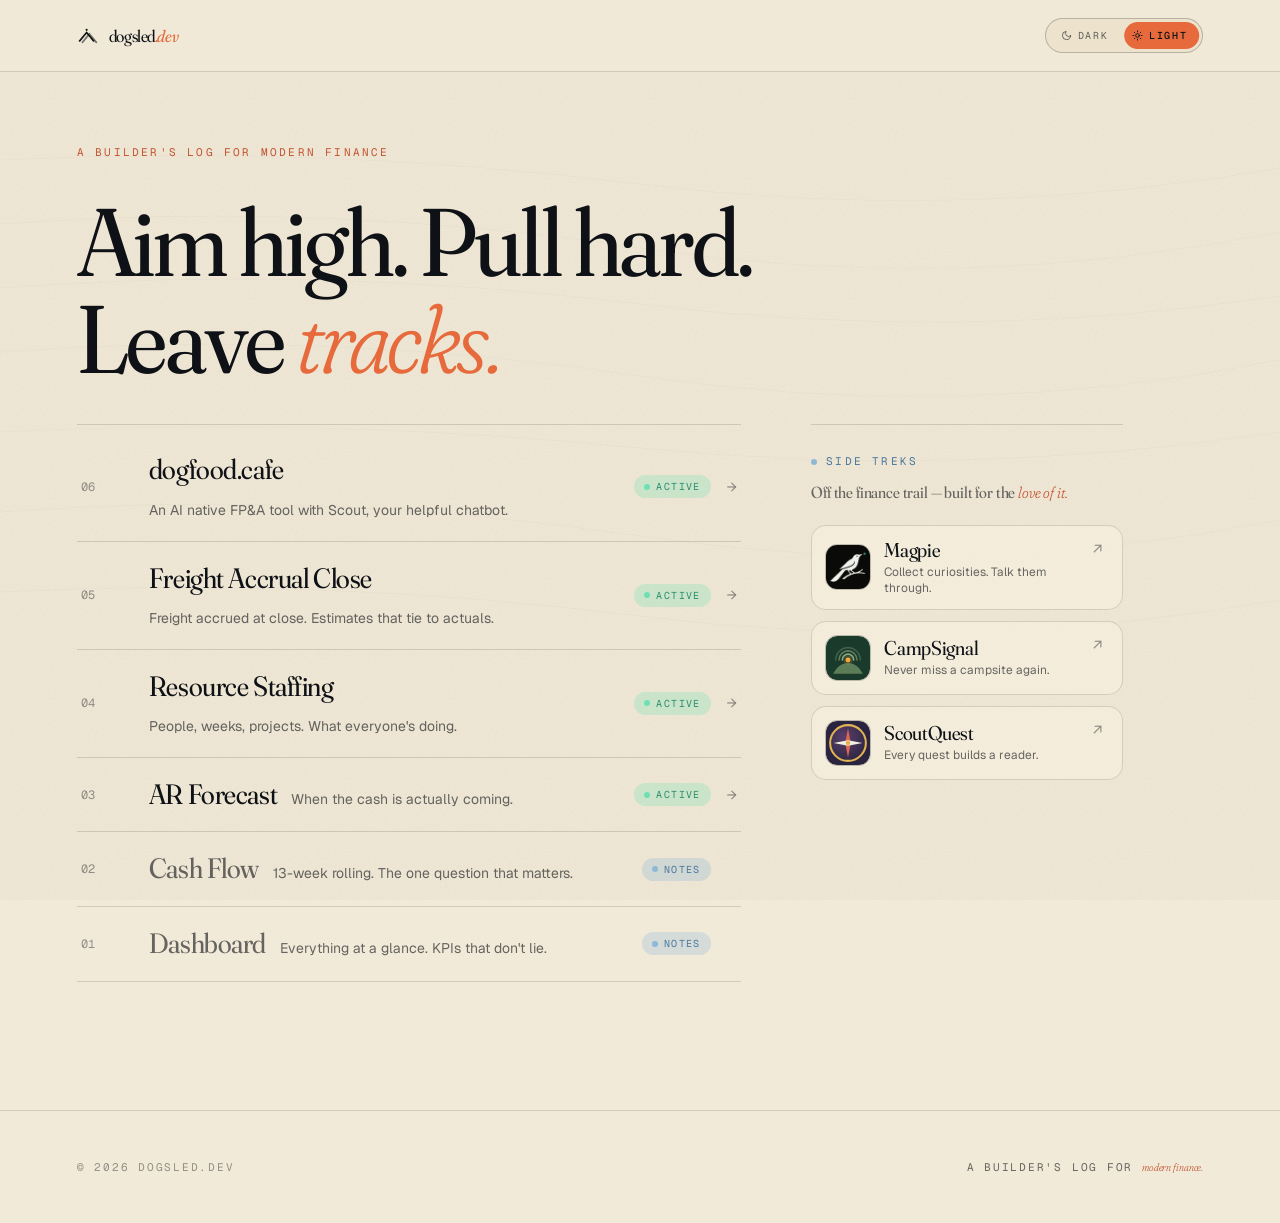
<file: index.html>
<!DOCTYPE html>
<html lang="en" data-theme="light">
<head>
<meta charset="UTF-8">
<meta name="viewport" content="width=device-width, initial-scale=1.0">
<title>dogsled.dev — A builder's log for modern finance</title>
<meta name="description" content="A builder's log for modern finance. Aim high. Pull hard. Leave tracks.">
<meta property="og:title" content="dogsled.dev">
<meta property="og:description" content="A builder's log for modern finance. Aim high. Pull hard. Leave tracks.">
<meta property="og:type" content="website">
<meta name="theme-color" content="#F2EAD8" media="(prefers-color-scheme: light)">
<meta name="theme-color" content="#0E1116" media="(prefers-color-scheme: dark)">
<link rel="preconnect" href="https://fonts.googleapis.com">
<link rel="preconnect" href="https://fonts.gstatic.com" crossorigin>
<link href="https://fonts.googleapis.com/css2?family=Fraunces:ital,opsz,wght,SOFT@0,9..144,300..900,0..100;1,9..144,300..900,0..100&family=Geist:wght@300..700&family=Geist+Mono:wght@400..600&display=swap" rel="stylesheet">

<!-- No-flash theme script -->
<script>
  (function() {
    try {
      var saved = localStorage.getItem('dogsled-theme');
      if (saved === 'dark' || saved === 'light') {
        document.documentElement.setAttribute('data-theme', saved);
        return;
      }
      var prefersDark = window.matchMedia('(prefers-color-scheme: dark)').matches;
      document.documentElement.setAttribute('data-theme', prefersDark ? 'dark' : 'light');
    } catch (e) {}
  })();
</script>

<style>
  /* ============ TOKENS ============ */
  :root {
    --ember:   #E66A3C;
    --aurora:  #6FE0B4;
    --frost:   #8FB8D6;
    --serif: "Fraunces", ui-serif, Georgia, serif;
    --sans:  "Geist", -apple-system, "Helvetica Neue", sans-serif;
    --mono:  "Geist Mono", "JetBrains Mono", ui-monospace, monospace;
    --t-xs:   clamp(10px,  1.0vw,  11px);
    --t-sm:   clamp(11px,  1.1vw,  12px);
    --t-base: clamp(13px,  1.3vw,  14px);
    --t-md:   clamp(14px,  1.5vw,  16px);
    --t-lg:   clamp(18px,  2.0vw,  20px);
    --t-xl:   clamp(22px,  2.6vw,  28px);
    --t-2xl:  clamp(28px,  3.6vw,  40px);
    --t-3xl:  clamp(40px,  5.0vw,  56px);
    --t-4xl:  clamp(56px,  8.0vw,  96px);
    --t-hero: clamp(64px, 12.0vw, 168px);
    --t-fast:   150ms;
    --t-base-d: 200ms;
    --t-slow:   320ms;
    --easing:   cubic-bezier(0.4, 0, 0.2, 1);
  }
  [data-theme="light"] {
    --bg: #F2EAD8; --bg-2: #F7F0DE; --bg-3: #EDE3CD; --bg-4: #E9DFC6;
    --surface: #0E1116;
    --surface-dim: rgba(14,17,22,0.82); --surface-soft: rgba(14,17,22,0.62); --surface-quiet: rgba(14,17,22,0.42);
    --hair: rgba(14,17,22,0.14); --hair-2: rgba(14,17,22,0.24);
    --ember-text: #C25431; --aurora-text: #2A8E6D; --frost-text: #4A779E;
    --topo-stroke: rgba(14,17,22,0.32); --topo-opacity: 0.16;
    --grain-blend: multiply; --grain-opacity: 0.55;
  }
  [data-theme="dark"] {
    --bg: #0E1116; --bg-2: #161A21; --bg-3: #1F242D; --bg-4: #2A3038;
    --surface: #F2EAD8;
    --surface-dim: rgba(242,234,216,0.78); --surface-soft: rgba(242,234,216,0.62); --surface-quiet: rgba(242,234,216,0.45);
    --hair: rgba(242,234,216,0.12); --hair-2: rgba(242,234,216,0.22);
    --ember-text: #E66A3C; --aurora-text: #6FE0B4; --frost-text: #8FB8D6;
    --topo-stroke: rgba(242,234,216,0.28); --topo-opacity: 0.22;
    --grain-blend: overlay; --grain-opacity: 0.5;
  }

  *, *::before, *::after { box-sizing: border-box; margin: 0; padding: 0; }
  html { scroll-behavior: smooth; }
  body {
    background: var(--bg);
    color: var(--surface);
    font-family: var(--sans);
    font-feature-settings: "ss01", "ss02", "cv11";
    -webkit-font-smoothing: antialiased;
    line-height: 1.5;
    transition: background var(--t-slow) var(--easing), color var(--t-slow) var(--easing);
  }
  @media (prefers-reduced-motion: reduce) {
    *, *::before, *::after {
      animation-duration: 0.01ms !important;
      animation-iteration-count: 1 !important;
      transition-duration: 0.01ms !important;
    }
  }

  /* ============ ATMOSPHERE ============ */
  .topo {
    position: fixed; inset: 0; z-index: 0; pointer-events: none;
    opacity: var(--topo-opacity);
    transition: opacity var(--t-slow) var(--easing);
  }
  .topo svg path { stroke: var(--topo-stroke); transition: stroke var(--t-slow) var(--easing); }
  .grain {
    position: fixed; inset: 0; z-index: 1; pointer-events: none;
    mix-blend-mode: var(--grain-blend);
    opacity: var(--grain-opacity);
    transition: opacity var(--t-slow) var(--easing);
  }
  [data-theme="dark"] .grain {
    background-image: url("data:image/svg+xml;utf8,<svg xmlns='http://www.w3.org/2000/svg' width='200' height='200'><filter id='n'><feTurbulence type='fractalNoise' baseFrequency='0.85' numOctaves='2' stitchTiles='stitch'/><feColorMatrix values='0 0 0 0 0.95  0 0 0 0 0.92  0 0 0 0 0.85  0 0 0 0.08 0'/></filter><rect width='100%' height='100%' filter='url(%23n)'/></svg>");
  }
  [data-theme="light"] .grain {
    background-image: url("data:image/svg+xml;utf8,<svg xmlns='http://www.w3.org/2000/svg' width='200' height='200'><filter id='n'><feTurbulence type='fractalNoise' baseFrequency='0.85' numOctaves='2' stitchTiles='stitch'/><feColorMatrix values='0 0 0 0 0.1  0 0 0 0 0.07  0 0 0 0 0.05  0 0 0 0.1 0'/></filter><rect width='100%' height='100%' filter='url(%23n)'/></svg>");
  }
  main { position: relative; z-index: 2; }

  /* ============ TOPBAR ============ */
  .topbar {
    display: flex; justify-content: space-between; align-items: center;
    padding: 18px clamp(24px, 6vw, 96px);
    font-family: var(--mono);
    font-size: 11px; letter-spacing: 0.14em; text-transform: uppercase;
    color: var(--surface-soft);
    border-bottom: 1px solid var(--hair);
    position: sticky; top: 0; z-index: 50;
    background: color-mix(in srgb, var(--bg) 88%, transparent);
    backdrop-filter: blur(16px);
    -webkit-backdrop-filter: blur(16px);
    transition: background var(--t-slow) var(--easing);
  }
  .topbar-left, .topbar-right {
    display: flex; align-items: center; gap: 20px;
  }
  .topbar-wm {
    font-family: var(--serif);
    font-variation-settings: "SOFT" 40, "opsz" 144;
    font-weight: 400;
    font-size: 17px;
    letter-spacing: -0.025em;
    line-height: 1;
    color: var(--surface);
    text-decoration: none;
    display: inline-flex; align-items: center; gap: 10px;
    text-transform: none;
  }
  .topbar-wm svg { width: 22px; height: 22px; color: var(--surface); }
  .topbar-wm .dot { color: var(--ember); }
  .topbar-wm .dev {
    color: var(--ember); font-style: italic; font-weight: 400;
    font-variation-settings: "SOFT" 60, "opsz" 144;
  }

  /* ============ THEME TOGGLE ============ */
  .theme-toggle {
    display: inline-flex; align-items: center;
    padding: 3px;
    background: var(--bg-3);
    border: 1px solid var(--hair-2);
    border-radius: 100px;
    position: relative;
    font-family: var(--mono);
    font-size: 10px;
    letter-spacing: 0.16em;
    text-transform: uppercase;
    transition: background var(--t-base-d) var(--easing),
                border-color var(--t-base-d) var(--easing);
  }
  .theme-toggle .toggle-slider {
    position: absolute;
    top: 3px; bottom: 3px;
    width: calc(50% - 3px);
    background: var(--ember);
    border-radius: 100px;
    transition: transform var(--t-base-d) var(--easing);
    z-index: 1;
  }
  [data-theme="dark"]  .toggle-slider { transform: translateX(0); }
  [data-theme="light"] .toggle-slider { transform: translateX(100%); }
  .theme-toggle button {
    background: transparent; border: 0;
    padding: 6px 12px;
    cursor: pointer;
    color: var(--surface-soft);
    font: inherit; letter-spacing: inherit; text-transform: inherit;
    display: inline-flex; align-items: center; gap: 6px;
    position: relative; z-index: 2;
    transition: color var(--t-fast) var(--easing);
  }
  [data-theme="dark"]  .theme-toggle button[data-mode="dark"],
  [data-theme="light"] .theme-toggle button[data-mode="light"] {
    color: #0E1116;
    font-weight: 500;
  }
  .theme-toggle button svg {
    width: 11px; height: 11px;
    stroke: currentColor; fill: none;
    stroke-width: 2; stroke-linecap: round; stroke-linejoin: round;
  }

  /* ============ HERO ============ */
  .hero {
    padding: clamp(40px, 6vw, 72px) clamp(24px, 6vw, 96px) clamp(24px, 3vw, 36px);
    max-width: 1200px;
  }
  .hero-eyebrow {
    font-family: var(--mono);
    font-size: var(--t-xs);
    letter-spacing: 0.2em;
    text-transform: uppercase;
    color: var(--ember-text);
    margin-bottom: 32px;
  }
  .hero-title {
    font-family: var(--serif);
    font-variation-settings: "SOFT" 50, "opsz" 144;
    font-weight: 400;
    font-size: var(--t-4xl);
    line-height: 1.02;
    letter-spacing: -0.025em;
    color: var(--surface);
    max-width: 14ch;
  }
  .hero-title .italic {
    font-style: italic;
    font-variation-settings: "SOFT" 100, "opsz" 144;
    font-weight: 300;
    color: var(--ember);
  }

  /* ============ SECTION RULE ============ */
  .section-rule {
    height: 1px;
    background: var(--hair);
    margin-bottom: 8px;
  }

  /* ============ MODULES SECTION ============ */
  .modules-section {
    padding: 0 clamp(24px, 6vw, 96px) clamp(80px, 10vw, 140px);
    max-width: 1200px;
  }

  .module-list {
    display: grid;
    gap: 0;
    list-style: none;
  }
  .module-item {
    display: grid;
    grid-template-columns: 48px 1fr auto;
    gap: 20px;
    align-items: center;
    padding: 20px 4px;
    border-bottom: 1px solid var(--hair);
    text-decoration: none;
    color: var(--surface);
    transition: background var(--t-fast) var(--easing),
                padding var(--t-fast) var(--easing);
    position: relative;
  }
  .module-item.linked {
    cursor: pointer;
  }
  .module-item.linked:hover {
    background: var(--bg-2);
    padding-left: 16px;
    padding-right: 12px;
  }
  .module-item.linked:hover .module-arrow {
    transform: translateX(4px);
    color: var(--ember-text);
  }
  .module-num {
    font-family: var(--mono);
    font-size: var(--t-sm);
    color: var(--surface-quiet);
    letter-spacing: 0.05em;
  }
  .module-body {
    display: flex;
    align-items: baseline;
    gap: 14px;
    flex-wrap: wrap;
  }
  .module-name {
    font-family: var(--serif);
    font-variation-settings: "SOFT" 40, "opsz" 144;
    font-weight: 400;
    font-size: var(--t-xl);
    line-height: 1.2;
    letter-spacing: -0.015em;
    color: var(--surface);
  }
  .module-item.notes-only .module-name {
    color: var(--surface-soft);
  }
  .module-desc {
    font-family: var(--sans);
    font-size: var(--t-base);
    color: var(--surface-soft);
    line-height: 1.4;
  }
  .module-meta {
    display: flex;
    align-items: center;
    gap: 16px;
  }
  .module-arrow {
    font-family: var(--mono);
    font-size: var(--t-md);
    color: var(--surface-quiet);
    transition: transform var(--t-fast) var(--easing),
                color var(--t-fast) var(--easing);
  }
  .module-item:not(.linked) .module-arrow {
    visibility: hidden;
  }

  /* ============ STATUS PILLS ============ */
  .pill {
    display: inline-flex; align-items: center; gap: 6px;
    padding: 4px 10px;
    border-radius: 100px;
    font-family: var(--mono); font-size: 10px;
    letter-spacing: 0.14em; text-transform: uppercase;
    white-space: nowrap;
  }
  .pill::before {
    content: "";
    display: inline-block;
    width: 6px; height: 6px;
    border-radius: 50%;
  }
  .pill.active    { color: var(--aurora-text); }
  [data-theme="dark"] .pill.active { background: rgba(111,224,180,0.18); }
  [data-theme="light"] .pill.active { background: rgba(111,224,180,0.28); }
  .pill.active::before {
    background: var(--aurora);
    animation: pulse 2.4s var(--easing) infinite;
  }
  [data-theme="dark"] .pill.active::before { box-shadow: 0 0 8px var(--aurora); }

  .pill.notes     { color: var(--frost-text); }
  [data-theme="dark"] .pill.notes { background: rgba(143,184,214,0.18); }
  [data-theme="light"] .pill.notes { background: rgba(143,184,214,0.30); }
  .pill.notes::before { background: var(--frost); }

  @keyframes pulse {
    0%, 100% { opacity: 1; transform: scale(1); }
    50%      { opacity: 0.55; transform: scale(0.85); }
  }
  @media (prefers-reduced-motion: reduce) {
    .pill.active::before { animation: none; }
  }

  /* ============ FOOTER ============ */
  .footer {
    padding: 48px clamp(24px, 6vw, 96px);
    border-top: 1px solid var(--hair);
    font-family: var(--mono);
    font-size: var(--t-xs);
    letter-spacing: 0.16em;
    text-transform: uppercase;
    color: var(--surface-quiet);
    display: flex;
    justify-content: space-between;
    align-items: center;
    flex-wrap: wrap;
    gap: 16px;
  }
  .footer .tagline {
    color: var(--surface-soft);
  }
  .footer .tagline .italic {
    font-family: var(--serif);
    font-variation-settings: "SOFT" 100, "opsz" 144;
    font-weight: 300;
    font-style: italic;
    text-transform: none;
    letter-spacing: -0.01em;
    color: var(--ember-text);
  }

  /* ============ SIDE TREKS (off-trail rail) ============ */
  .log-layout {
    display: grid;
    grid-template-columns: minmax(0, 1fr) clamp(244px, 25vw, 312px);
    gap: clamp(36px, 5.5vw, 80px);
    align-items: start;
  }
  .log-main { min-width: 0; }

  .side-treks { position: sticky; top: 92px; }
  .treks-head {
    font-family: var(--mono);
    font-size: var(--t-xs);
    letter-spacing: 0.2em;
    text-transform: uppercase;
    color: var(--frost-text);
    padding-top: 20px;
    display: flex; align-items: center; gap: 9px;
  }
  .treks-head::before {
    content: "";
    width: 6px; height: 6px; border-radius: 50%;
    background: var(--frost);
    flex-shrink: 0;
  }
  .treks-sub {
    font-family: var(--serif);
    font-variation-settings: "SOFT" 40, "opsz" 144;
    font-weight: 400;
    font-size: var(--t-md);
    line-height: 1.3;
    letter-spacing: -0.01em;
    color: var(--surface-soft);
    margin: 12px 0 22px;
    max-width: 32ch;
  }
  .treks-sub .italic {
    font-style: italic;
    font-variation-settings: "SOFT" 100, "opsz" 144;
    font-weight: 300;
    color: var(--ember-text);
  }

  .trek-card {
    --accent: var(--ember);
    --accent-text: var(--ember-text);
    display: grid;
    grid-template-columns: 46px 1fr 16px;
    gap: 13px;
    align-items: center;
    padding: 13px;
    margin-bottom: 11px;
    border: 1px solid var(--hair);
    border-radius: 15px;
    background: color-mix(in srgb, var(--bg-2) 70%, transparent);
    text-decoration: none;
    color: var(--surface);
    position: relative;
    transition: transform var(--t-fast) var(--easing),
                border-color var(--t-base-d) var(--easing),
                background var(--t-fast) var(--easing),
                box-shadow var(--t-base-d) var(--easing);
  }
  .trek-card.magpie { --accent: var(--aurora); --accent-text: var(--aurora-text); }
  .trek-card.camp   { --accent: var(--ember);  --accent-text: var(--ember-text); }
  .trek-card.scout  { --accent: #6E4C86; --accent-text: #6E4C86; }
  [data-theme="dark"] .trek-card.scout { --accent: #A579BC; --accent-text: #B79AD2; }
  .trek-card:hover {
    transform: translateY(-2px);
    background: var(--bg-2);
    border-color: color-mix(in srgb, var(--accent) 50%, var(--hair-2));
    box-shadow: 0 14px 34px -20px color-mix(in srgb, var(--accent) 80%, transparent);
  }
  .trek-logo {
    width: 46px; height: 46px;
    border-radius: 12px;
    overflow: hidden;
    border: 1px solid var(--hair-2);
    display: block;
    transition: border-color var(--t-base-d) var(--easing);
  }
  .trek-card:hover .trek-logo {
    border-color: color-mix(in srgb, var(--accent) 45%, var(--hair-2));
  }
  .trek-logo img {
    width: 100%; height: 100%;
    display: block;
    object-fit: cover;
    background: #0A0A09;
  }
  .trek-logo svg { width: 100%; height: 100%; display: block; }
  .trek-body { min-width: 0; }
  .trek-name {
    display: block;
    font-family: var(--serif);
    font-variation-settings: "SOFT" 40, "opsz" 144;
    font-weight: 400;
    font-size: var(--t-lg);
    line-height: 1.05;
    letter-spacing: -0.015em;
    color: var(--surface);
  }
  .trek-desc {
    display: block;
    font-family: var(--sans);
    font-size: var(--t-sm);
    color: var(--surface-soft);
    line-height: 1.35;
    margin-top: 4px;
  }
  .trek-arrow {
    font-family: var(--mono);
    font-size: var(--t-md);
    color: var(--surface-quiet);
    align-self: start;
    line-height: 1.5;
    transition: transform var(--t-fast) var(--easing),
                color var(--t-fast) var(--easing);
  }
  .trek-card:hover .trek-arrow {
    transform: translate(2px, -2px);
    color: var(--accent-text);
  }

  /* ============ RESPONSIVE ============ */
  @media (max-width: 900px) {
    .log-layout { grid-template-columns: 1fr; gap: 0; }
    .side-treks { position: static; margin-top: 44px; }
    .treks-head { padding-top: 28px; }
    .trek-card { max-width: 520px; }
  }
  @media (max-width: 640px) {
    .module-item {
      grid-template-columns: 36px 1fr auto;
      gap: 14px;
      padding: 18px 4px;
    }
    .module-body {
      flex-direction: column;
      align-items: flex-start;
      gap: 8px;
    }
    .topbar {
      padding: 14px 20px;
    }
    .topbar-wm {
      font-size: 15px;
    }
  }
</style>
</head>
<body>

<!-- ============ MARK DEFINITIONS ============ -->
<svg width="0" height="0" style="position:absolute" aria-hidden="true">
  <defs>
    <symbol id="mark" viewBox="0 0 64 64">
      <g class="m-trail" fill="none" stroke="currentColor" stroke-width="5"
         stroke-linecap="square" stroke-linejoin="miter">
        <path d="M 16 50 L 36 26 L 56 50" opacity="0.55"/>
      </g>
      <g class="m-lead" fill="none" stroke="currentColor" stroke-width="5"
         stroke-linecap="square" stroke-linejoin="miter">
        <path d="M 8 46 L 28 22 L 48 46"/>
      </g>
      <g class="m-star">
        <circle cx="28" cy="14" r="3.2" fill="currentColor"/>
      </g>
    </symbol>
  </defs>
</svg>

<!-- ============ ATMOSPHERE ============ -->
<div class="topo">
  <svg viewBox="0 0 1600 900" preserveAspectRatio="none">
    <g fill="none" stroke-width="0.5">
      <path d="M 0 200 Q 400 180, 800 230 T 1600 210"/>
      <path d="M 0 280 Q 400 250, 800 310 T 1600 290"/>
      <path d="M 0 360 Q 400 330, 800 380 T 1600 370"/>
      <path d="M 0 440 Q 400 410, 800 470 T 1600 450"/>
      <path d="M 0 540 Q 400 520, 800 560 T 1600 540"/>
      <path d="M 0 640 Q 400 610, 800 670 T 1600 650"/>
      <path d="M 0 740 Q 400 720, 800 770 T 1600 750"/>
    </g>
  </svg>
</div>
<div class="grain"></div>

<header class="topbar">
  <div class="topbar-left">
    <a class="topbar-wm" href="/">
      <svg viewBox="0 0 64 64"><use href="#mark"/></svg>
      <span>dogsled<span class="dot">.</span><span class="dev">dev</span></span>
    </a>
  </div>
  <div class="topbar-right">
    <div class="theme-toggle" role="tablist" aria-label="Theme">
      <span class="toggle-slider" aria-hidden="true"></span>
      <button data-mode="dark" aria-label="Switch to dark mode">
        <svg viewBox="0 0 24 24">
          <path d="M21 12.8A9 9 0 1 1 11.2 3a7 7 0 0 0 9.8 9.8z"/>
        </svg>
        <span>Dark</span>
      </button>
      <button data-mode="light" aria-label="Switch to light mode">
        <svg viewBox="0 0 24 24">
          <circle cx="12" cy="12" r="4"/>
          <path d="M12 2v2M12 20v2M4.93 4.93l1.41 1.41M17.66 17.66l1.41 1.41M2 12h2M20 12h2M4.93 19.07l1.41-1.41M17.66 6.34l1.41-1.41"/>
        </svg>
        <span>Light</span>
      </button>
    </div>
  </div>
</header>

<main>

  <section class="hero">
    <div class="hero-eyebrow">A builder's log for modern finance</div>
    <h1 class="hero-title">
      Aim high. Pull hard. Leave <span class="italic">tracks.</span>
    </h1>
  </section>

  <section class="modules-section">
    <div class="log-layout">
      <div class="log-main">
    <div class="section-rule"></div>

    <ol class="module-list">

      <li>
        <a class="module-item linked" href="https://dogfood.cafe">
          <span class="module-num">06</span>
          <div class="module-body">
            <span class="module-name">dogfood.cafe</span>
            <span class="module-desc">An AI native FP&amp;A tool with Scout, your helpful chatbot.</span>
          </div>
          <span class="module-meta">
            <span class="pill active">Active</span>
            <span class="module-arrow">→</span>
          </span>
        </a>
      </li>

      <li>
        <a class="module-item linked" href="https://freightclose.dogsled.dev">
          <span class="module-num">05</span>
          <div class="module-body">
            <span class="module-name">Freight Accrual Close</span>
            <span class="module-desc">Freight accrued at close. Estimates that tie to actuals.</span>
          </div>
          <span class="module-meta">
            <span class="pill active">Active</span>
            <span class="module-arrow">→</span>
          </span>
        </a>
      </li>

      <li>
        <a class="module-item linked" href="https://staff.dogsled.dev">
          <span class="module-num">04</span>
          <div class="module-body">
            <span class="module-name">Resource Staffing</span>
            <span class="module-desc">People, weeks, projects. What everyone's doing.</span>
          </div>
          <span class="module-meta">
            <span class="pill active">Active</span>
            <span class="module-arrow">→</span>
          </span>
        </a>
      </li>

      <li>
        <a class="module-item linked" href="https://artool.dogsled.dev">
          <span class="module-num">03</span>
          <div class="module-body">
            <span class="module-name">AR Forecast</span>
            <span class="module-desc">When the cash is actually coming.</span>
          </div>
          <span class="module-meta">
            <span class="pill active">Active</span>
            <span class="module-arrow">→</span>
          </span>
        </a>
      </li>

      <li>
        <div class="module-item notes-only">
          <span class="module-num">02</span>
          <div class="module-body">
            <span class="module-name">Cash Flow</span>
            <span class="module-desc">13-week rolling. The one question that matters.</span>
          </div>
          <span class="module-meta">
            <span class="pill notes">Notes</span>
            <span class="module-arrow">→</span>
          </span>
        </div>
      </li>

      <li>
        <div class="module-item notes-only">
          <span class="module-num">01</span>
          <div class="module-body">
            <span class="module-name">Dashboard</span>
            <span class="module-desc">Everything at a glance. KPIs that don't lie.</span>
          </div>
          <span class="module-meta">
            <span class="pill notes">Notes</span>
            <span class="module-arrow">→</span>
          </span>
        </div>
      </li>

    </ol>
      </div>

      <aside class="side-treks" aria-label="Side treks">
        <div class="section-rule"></div>
        <div class="treks-head">Side Treks</div>
        <p class="treks-sub">Off the finance trail — built for the <span class="italic">love of it.</span></p>

        <a class="trek-card magpie" href="https://magpie.wiki" target="_blank" rel="noopener noreferrer">
          <span class="trek-logo">
            <img src="brand/magpie-tile.png" alt="Magpie logo" width="46" height="46" loading="lazy">
          </span>
          <span class="trek-body">
            <span class="trek-name">Magpie</span>
            <span class="trek-desc">Collect curiosities. Talk them through.</span>
          </span>
          <span class="trek-arrow" aria-hidden="true">↗</span>
        </a>

        <a class="trek-card camp" href="https://campsignal.manus.space/" target="_blank" rel="noopener noreferrer">
          <span class="trek-logo">
            <svg viewBox="0 0 46 46" xmlns="http://www.w3.org/2000/svg" aria-hidden="true" focusable="false">
              <rect width="46" height="46" rx="12" fill="#1A3A2C"/>
              <g fill="none" stroke="#8FAE84" stroke-width="1.7" stroke-linecap="round">
                <path d="M17 25 A6 6 0 0 1 29 25" opacity="0.95"/>
                <path d="M13.6 25 A9.4 9.4 0 0 1 32.4 25" opacity="0.58"/>
                <path d="M10.2 25 A12.8 12.8 0 0 1 35.8 25" opacity="0.32"/>
              </g>
              <path d="M7.5 39.5 C 13 29.5, 18.5 28.5, 23 28.5 C 27.5 28.5, 33 29.5, 38.5 39.5 Z" fill="#5C7D58"/>
              <circle cx="23" cy="25" r="5" fill="#F2A23A" opacity="0.18"/>
              <circle cx="23" cy="25" r="2.6" fill="#F4A93F"/>
            </svg>
          </span>
          <span class="trek-body">
            <span class="trek-name">CampSignal</span>
            <span class="trek-desc">Never miss a campsite again.</span>
          </span>
          <span class="trek-arrow" aria-hidden="true">↗</span>
        </a>

        <a class="trek-card scout" href="https://www.scoutquest.education/atom" target="_blank" rel="noopener noreferrer">
          <span class="trek-logo">
            <svg viewBox="0 0 64 64" xmlns="http://www.w3.org/2000/svg" aria-hidden="true" focusable="false">
              <defs>
                <radialGradient id="sq-cg" cx="40%" cy="35%" r="75%">
                  <stop offset="0%" stop-color="#5A3F6B"/>
                  <stop offset="100%" stop-color="#2A2440"/>
                </radialGradient>
              </defs>
              <rect width="64" height="64" rx="16" fill="#2A2440"/>
              <circle cx="32" cy="32" r="26" fill="url(#sq-cg)" stroke="#E0B450" stroke-width="3"/>
              <polygon points="32,11 36,32 32,53 28,32" fill="#E0664C"/>
              <polygon points="11,32 32,28 53,32 32,36" fill="#F4EFE3"/>
              <circle cx="32" cy="32" r="3.4" fill="#E0B450"/>
            </svg>
          </span>
          <span class="trek-body">
            <span class="trek-name">ScoutQuest</span>
            <span class="trek-desc">Every quest builds a reader.</span>
          </span>
          <span class="trek-arrow" aria-hidden="true">↗</span>
        </a>
      </aside>
    </div>
  </section>

</main>

<footer class="footer">
  <span>© <span id="year"></span> dogsled.dev</span>
  <span class="tagline">A builder's log for <span class="italic">modern finance.</span></span>
</footer>

<script>
  // Theme toggle wiring
  function setTheme(mode) {
    document.documentElement.setAttribute('data-theme', mode);
    try { localStorage.setItem('dogsled-theme', mode); } catch(e) {}
  }
  document.querySelectorAll('.theme-toggle button').forEach(btn => {
    btn.addEventListener('click', () => setTheme(btn.dataset.mode));
  });
  document.addEventListener('keydown', (e) => {
    if (e.target.tagName === 'INPUT' || e.target.tagName === 'TEXTAREA') return;
    if (e.key === 't' && !e.metaKey && !e.ctrlKey && !e.altKey) {
      const current = document.documentElement.getAttribute('data-theme');
      setTheme(current === 'dark' ? 'light' : 'dark');
    }
  });

  // Year in footer
  document.getElementById('year').textContent = new Date().getFullYear();
</script>

</body>
</html>
</file>
